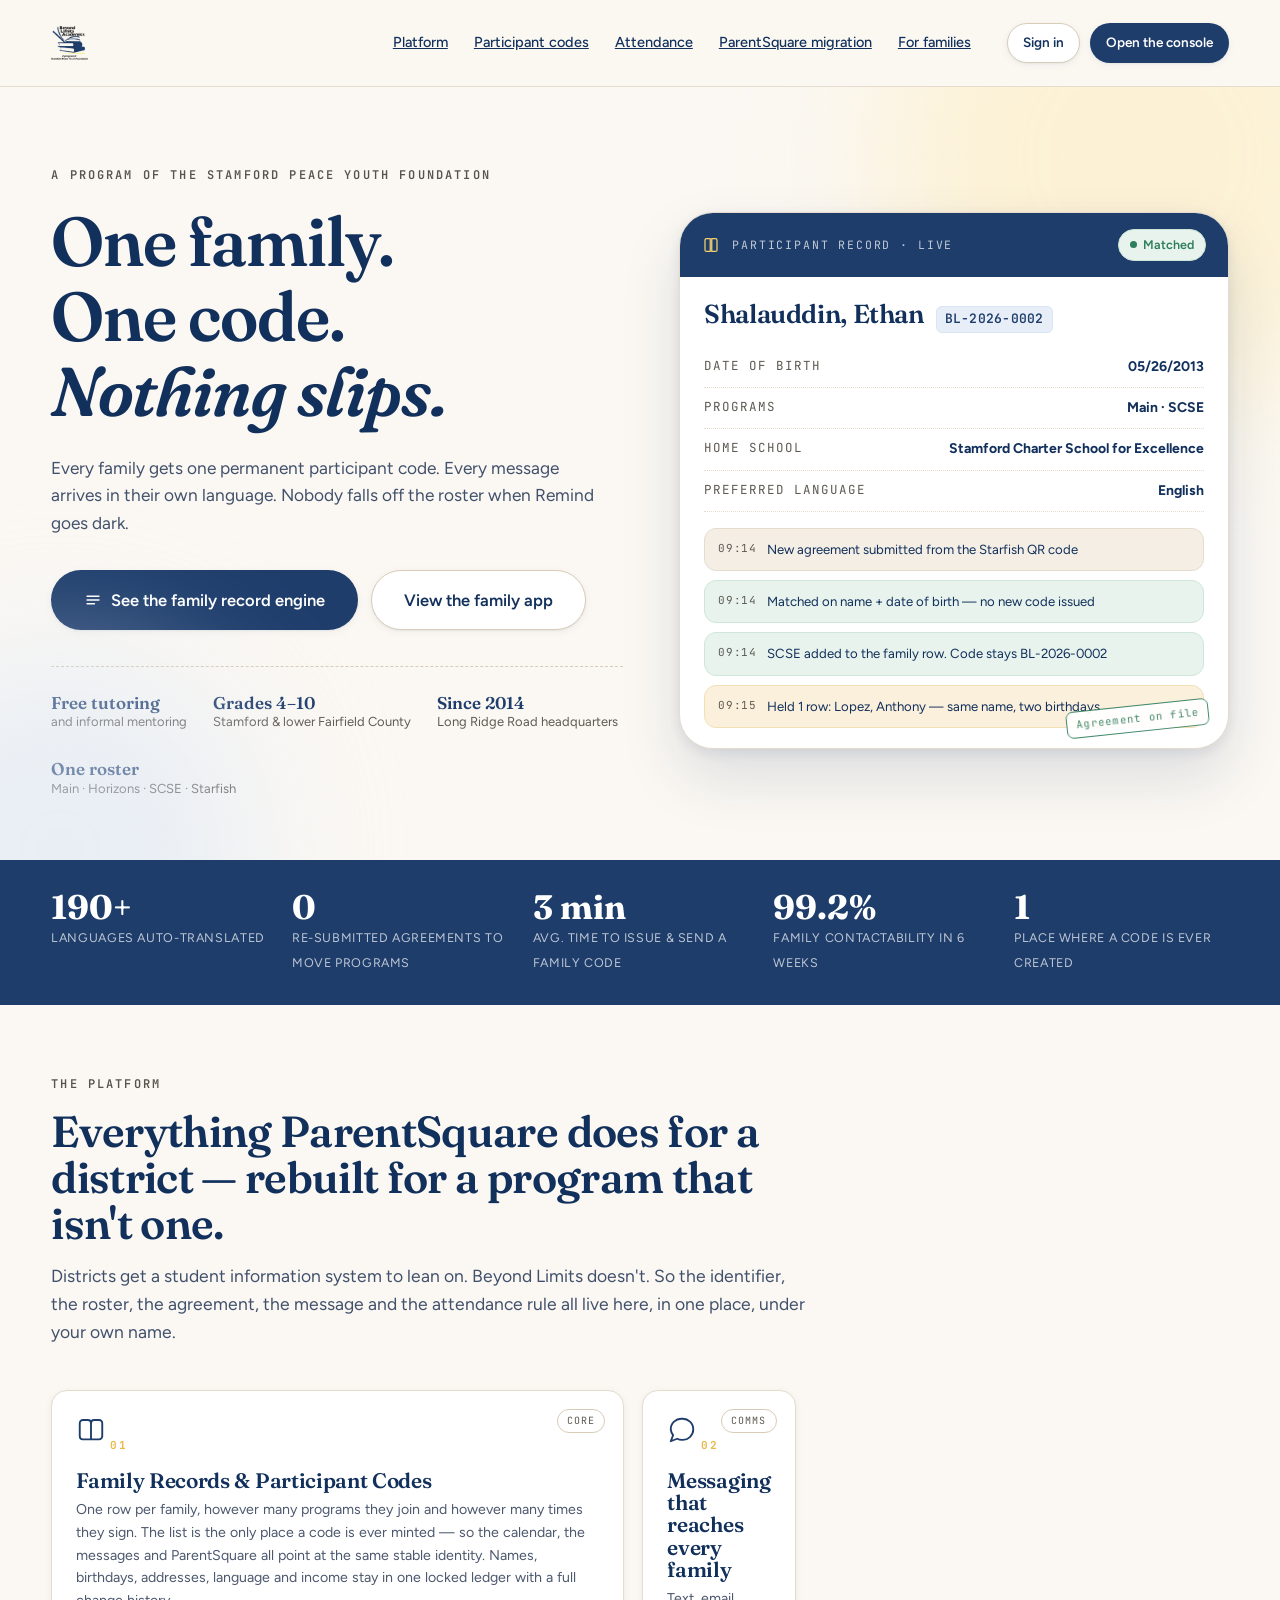
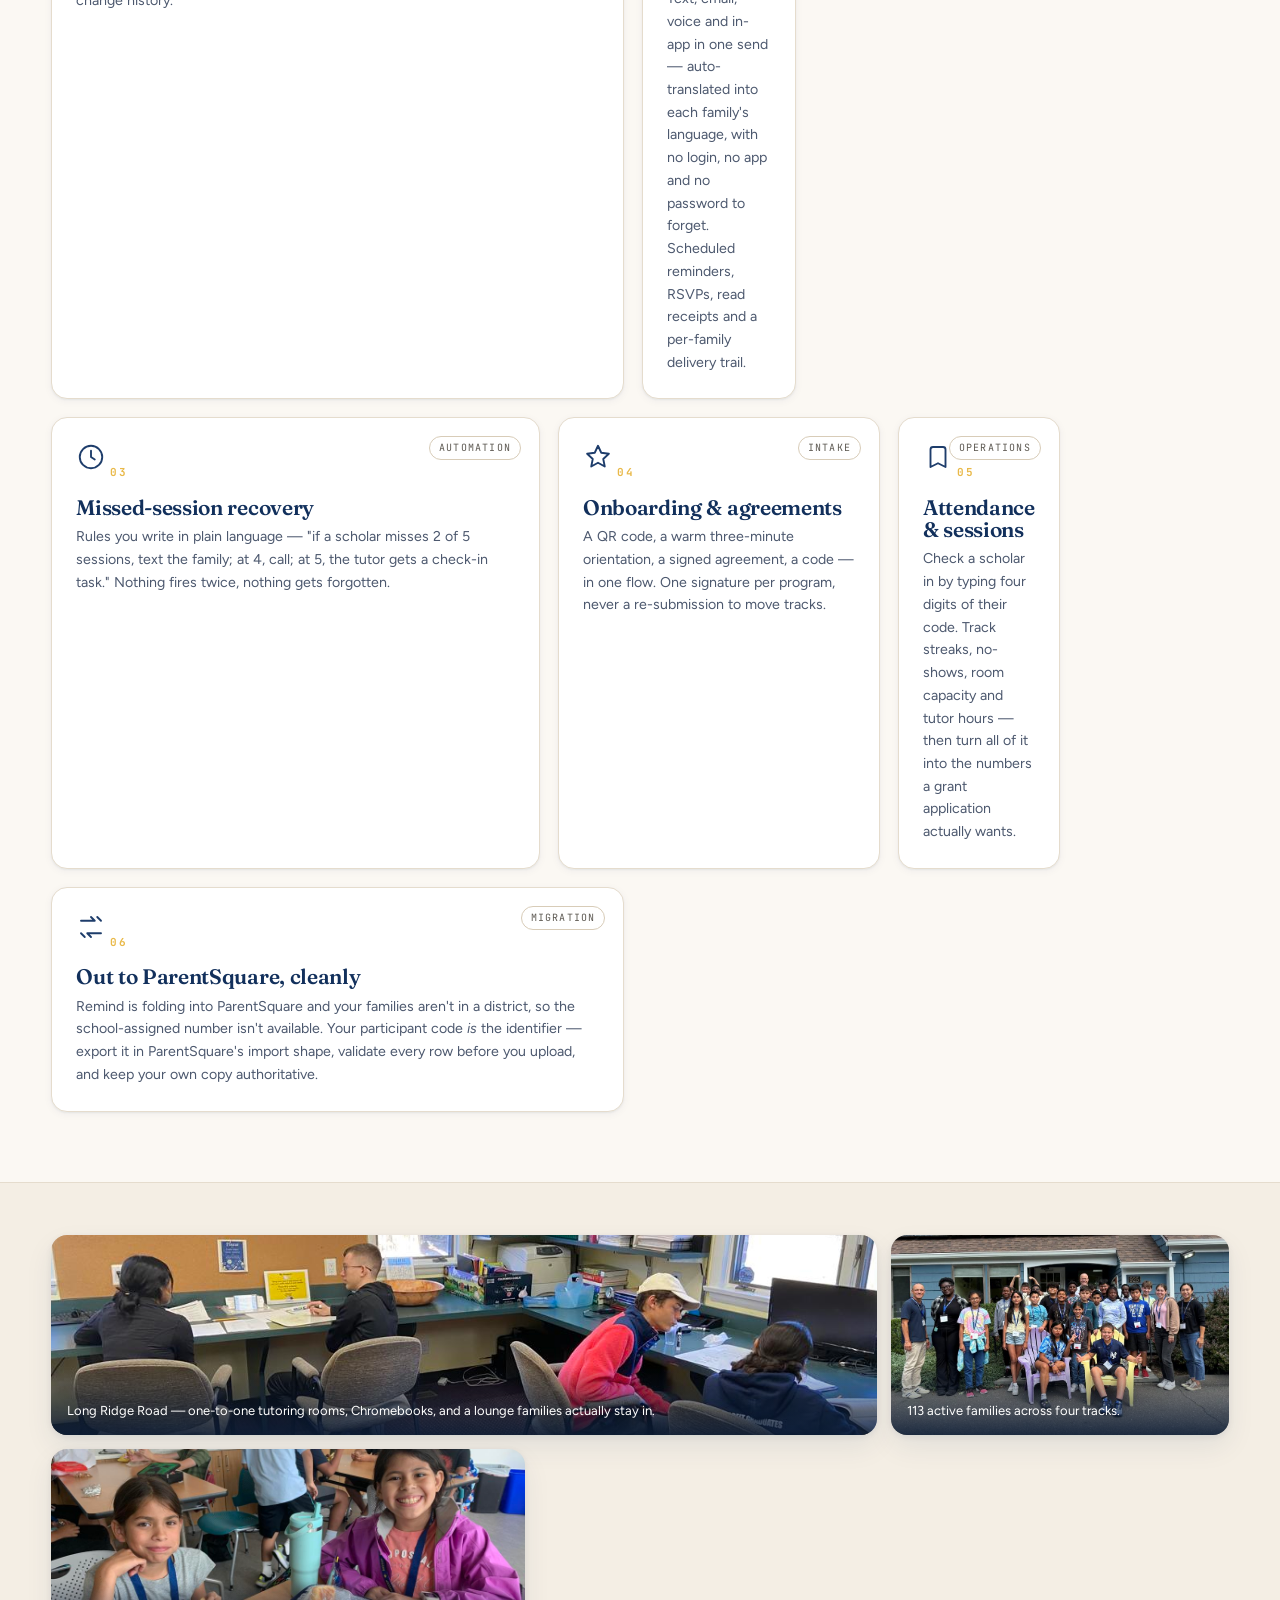
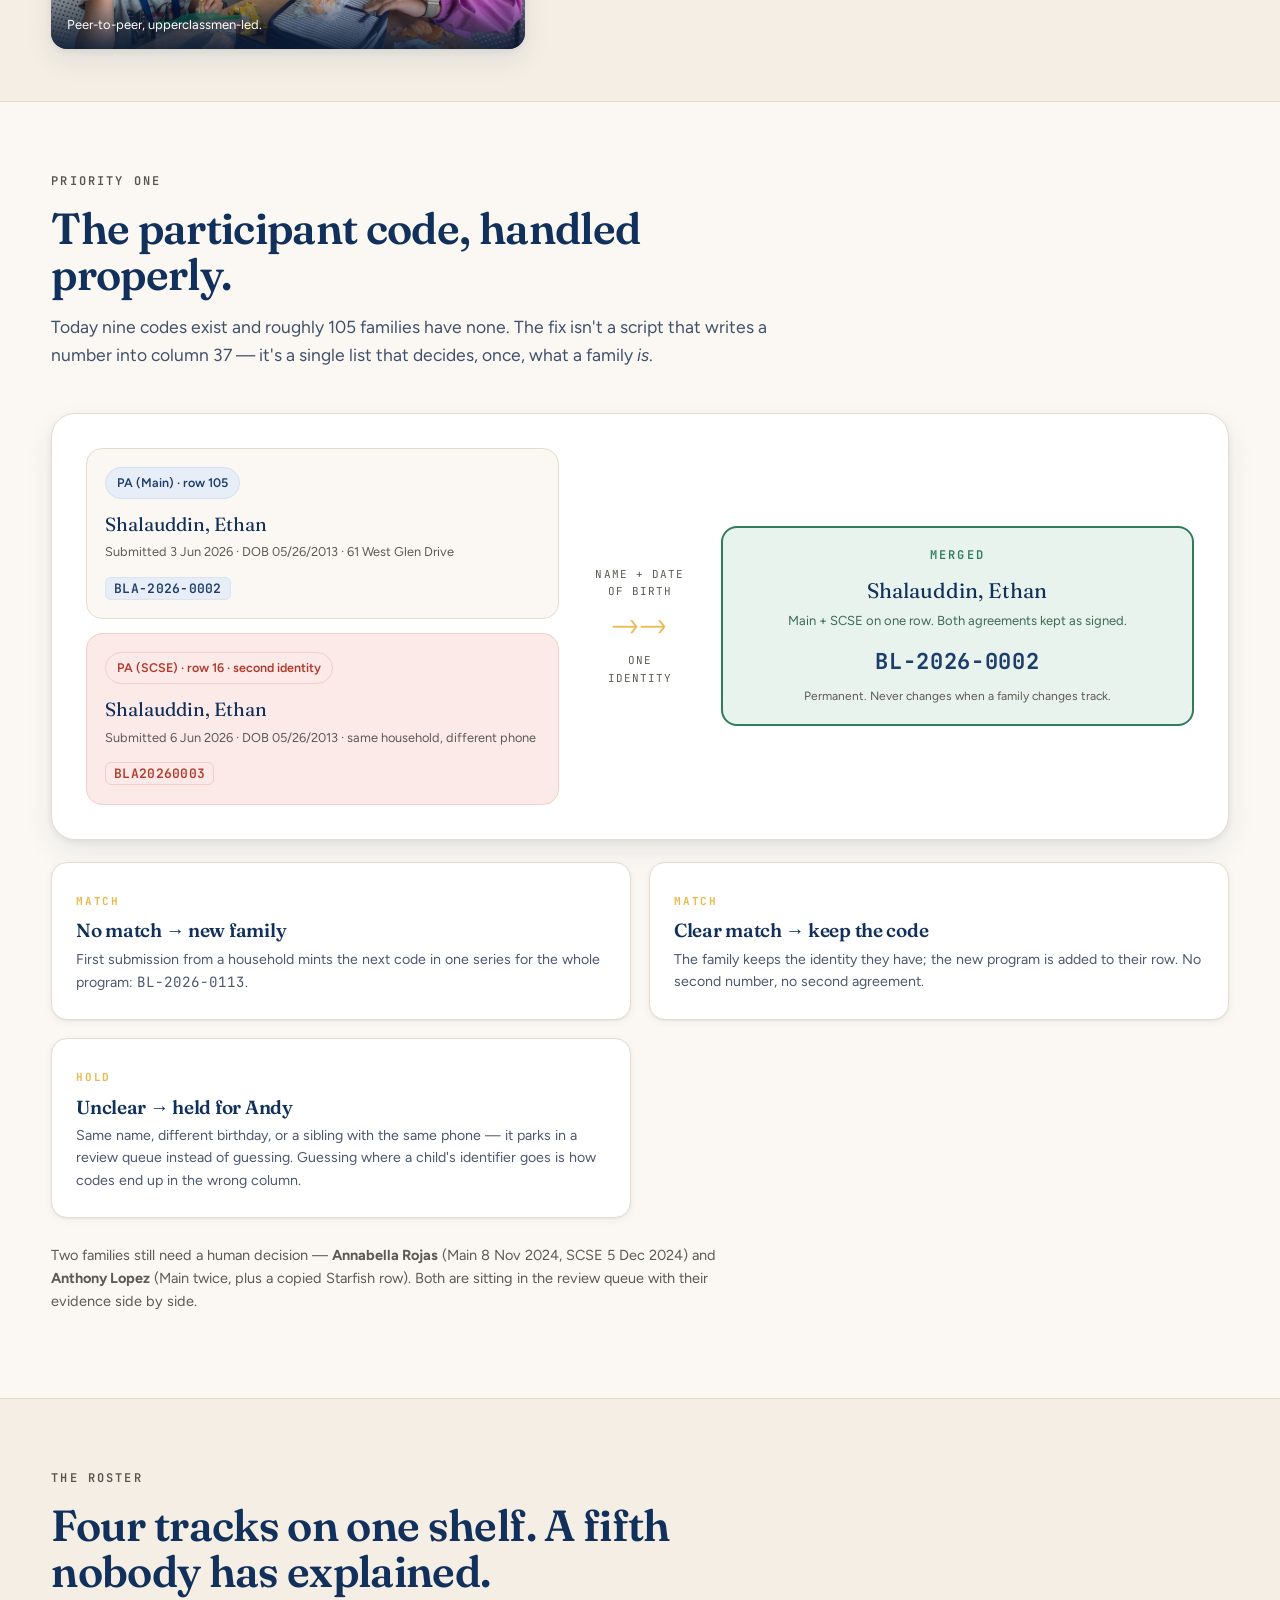
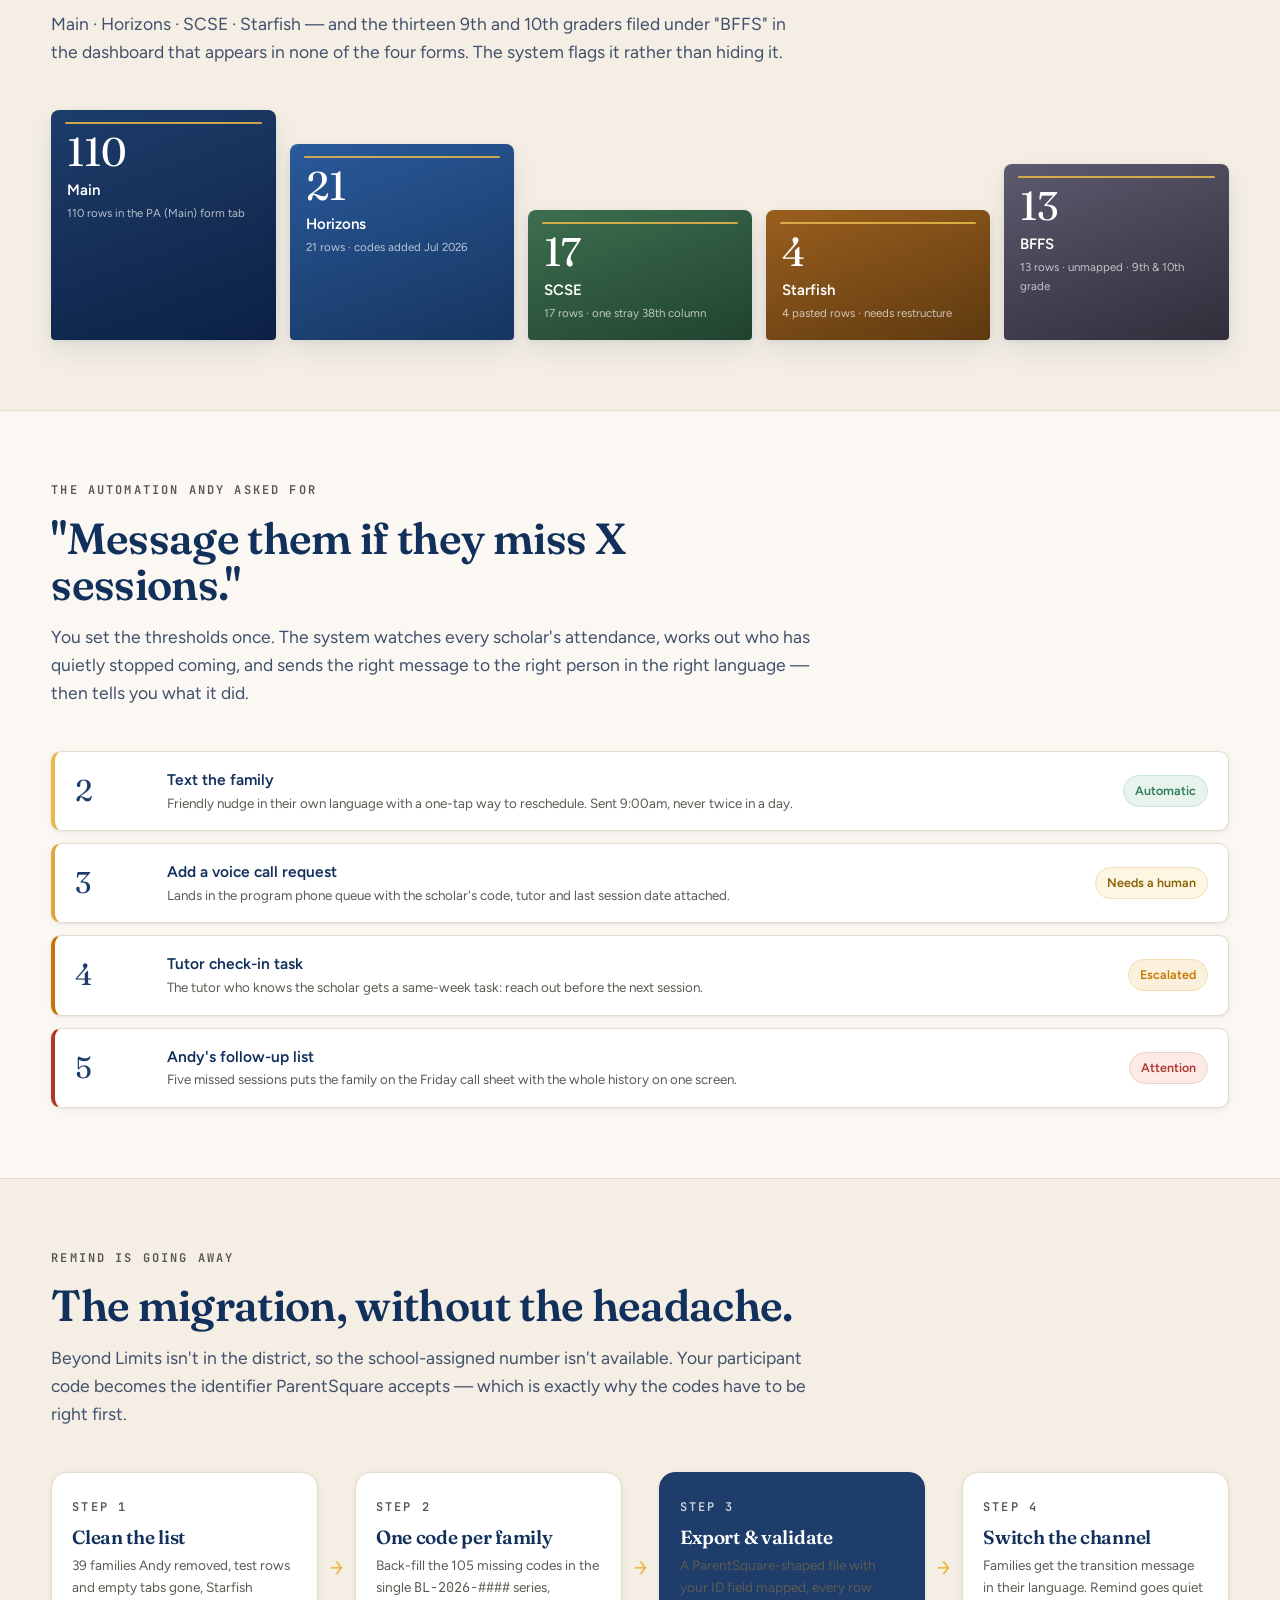
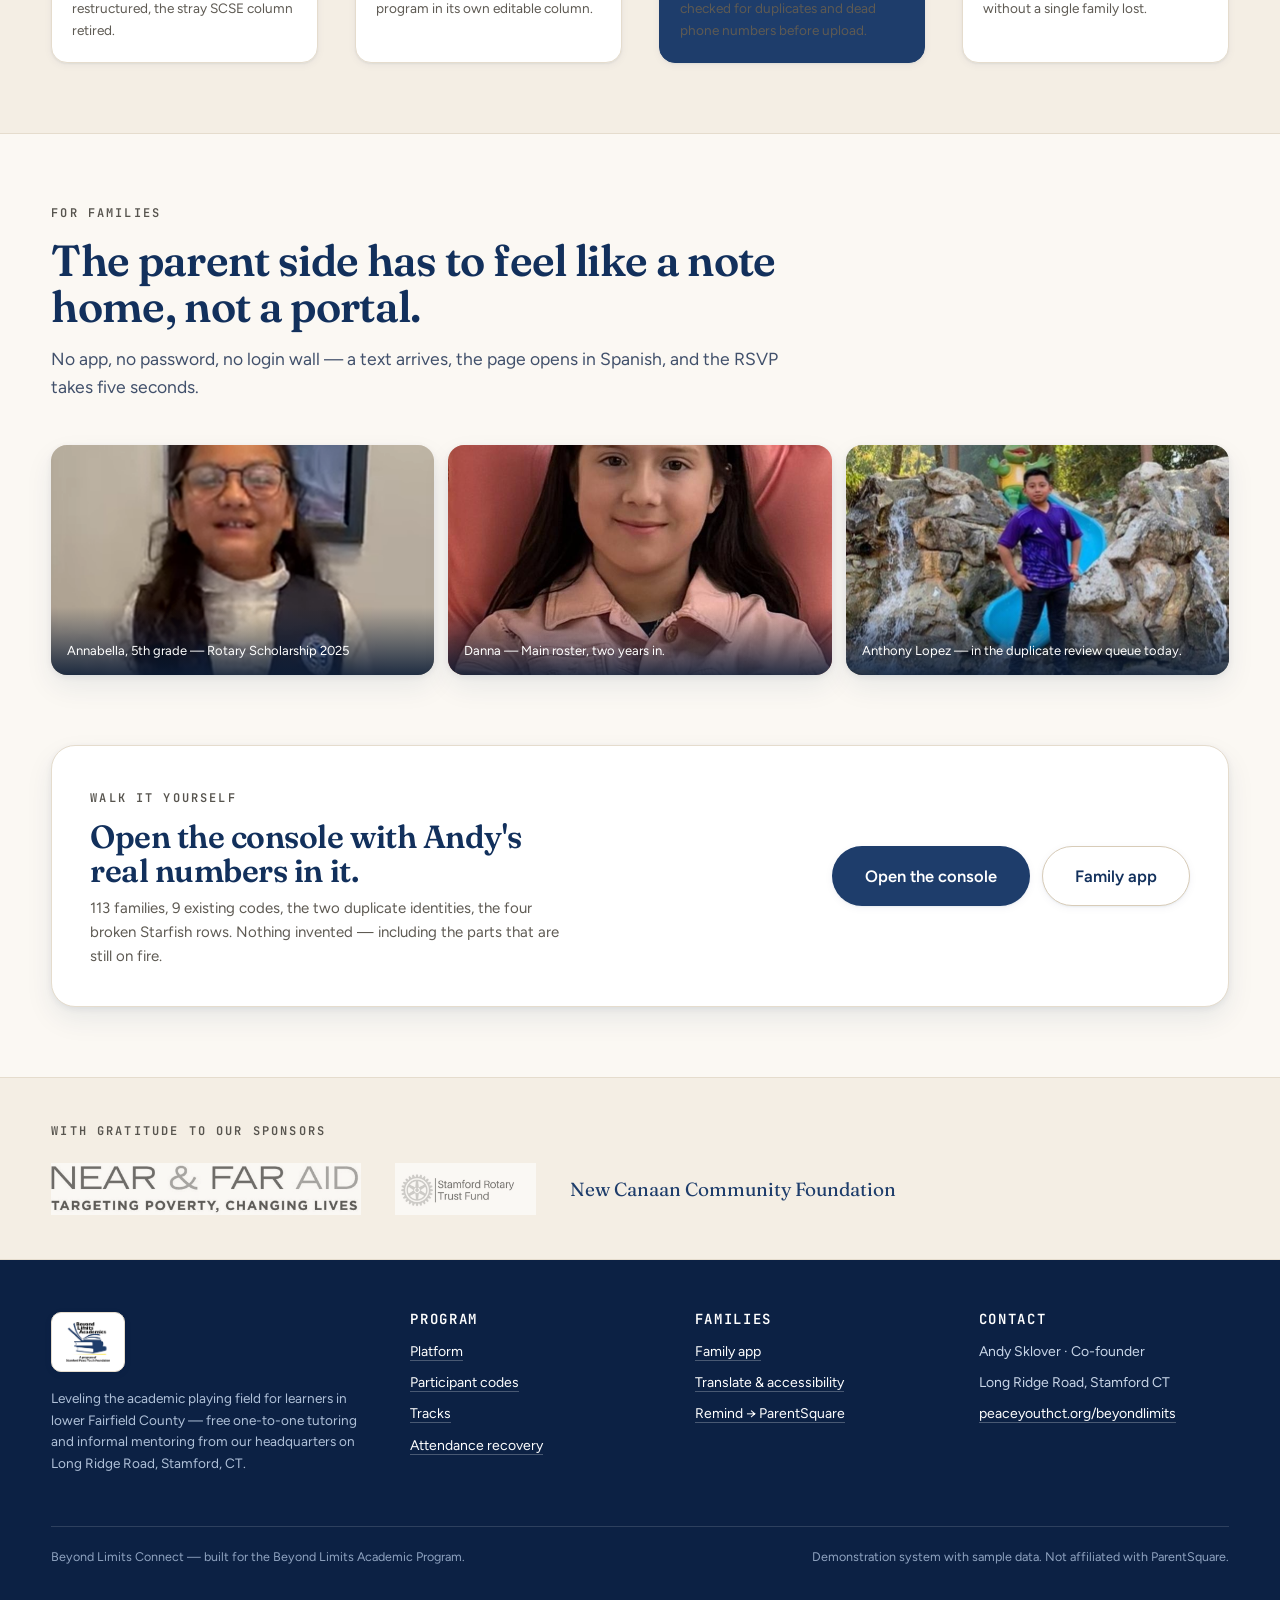
<file: index.html>
<!DOCTYPE html><html lang="en" class="js"><head>
<meta charset="utf-8"><meta name="viewport" content="width=device-width,initial-scale=1">
<title>Beyond Limits Connect — one family, one code, nothing slips</title>
<meta name="description" content="The family engagement platform built for the Beyond Limits Academic Program: participant codes, multilingual messaging, attendance recovery and a clean ParentSquare migration.">
<link rel="icon" href="assets/bl-mark.png"><link rel="stylesheet" href="assets/brand.css">
<style>
/* ---------- LANDING ---------- */
.nav{position:sticky;top:0;z-index:50;backdrop-filter:blur(14px) saturate(150%);background:rgba(251,248,243,.86);border-bottom:1px solid var(--line)}
.nav-in{display:flex;align-items:center;gap:30px;height:86px}
.nav-links{display:flex;gap:26px;margin-left:auto;font-size:14.5px;font-weight:500}
nav-links a{text-decoration:none;color:#2C3852;font-weight:550;padding:6px 2px;border-bottom:1.5px solid transparent;transition:.2s}
.nav-links a:hover{color:var(--navy);border-color:var(--gold)}
.nav-cta{display:flex;gap:10px;margin-left:6px}
@media(max-width:960px){.nav-links{display:none}}

.hero{position:relative;overflow:hidden;padding:74px 0 60px}
.hero-grid{display:grid;grid-template-columns:1.02fr .98fr;gap:56px;align-items:center}
@media(max-width:1000px){.hero-grid{grid-template-columns:1fr;gap:44px}}
.hero h1 span{display:block;padding-bottom:.03em}
.hero h1 span:nth-child(3){font-style:italic;font-variation-settings:"SOFT" 60,"WONK" 1}
.hero .lede{margin:24px 0 32px;max-width:50ch}
.hero-cta{display:flex;gap:13px;flex-wrap:wrap;align-items:center}
.trust{display:flex;gap:26px;flex-wrap:wrap;margin-top:36px;padding-top:26px;border-top:1px dashed var(--line-2);font-size:13px;color:var(--muted)}
.trust b{font-family:var(--f-d);font-size:17px;color:var(--navy);display:block;line-height:1.15;font-weight:600}
.blob{position:absolute;border-radius:50%;filter:blur(70px);opacity:.5;pointer-events:none}
.b1{width:520px;height:520px;background:#FDEBB8;top:-190px;right:-120px}
.b2{width:400px;height:400px;background:#D8E5F7;bottom:-190px;left:-140px}

/* signature: the family record card */
.recard{background:#fff;border:1px solid var(--line);border-radius:var(--r-xl);box-shadow:var(--sh-3);padding:0;overflow:hidden;position:relative}
.recard-top{background:var(--navy);color:#fff;padding:16px 22px;display:flex;align-items:center;gap:12px}
.recard-top .mono{font-size:11.5px;letter-spacing:.16em;opacity:.72;text-transform:uppercase}
.recard-body{padding:24px 24px 20px}
.field{display:flex;justify-content:space-between;gap:14px;padding:9px 0;border-bottom:1px dotted var(--line);font-size:14px}
.field:last-of-type{border-bottom:0}
.field span:first-child{color:var(--muted);font-size:12.5px;text-transform:uppercase;letter-spacing:.08em;font-family:var(--f-m)}
.stamp{position:absolute;right:18px;bottom:16px;font-family:var(--f-m);font-size:10.5px;letter-spacing:.12em;color:var(--green);
  border:1.5px solid var(--green);border-radius:7px;padding:4px 9px;transform:rotate(-6deg);opacity:.9;background:#fff}
.thread{display:flex;flex-direction:column;gap:9px;margin-top:16px}
.thread .row{display:flex;gap:10px;align-items:flex-start;font-size:13.2px;padding:10px 13px;border-radius:12px;background:var(--paper-2);border:1px solid var(--line);opacity:0;transform:translateY(7px);animation:rise .5s forwards}
@keyframes rise{to{opacity:1;transform:none}}
.thread .row.ok{background:var(--green-050);border-color:#CFE6DA}
.thread .row.hold{background:var(--amber-050);border-color:#F1DFB8}
.thread .k{font-family:var(--f-m);font-size:11px;letter-spacing:.06em;color:var(--muted);flex:none;padding-top:1px}

.band{background:var(--navy);color:#fff;padding:30px 0}
.band-in{display:grid;grid-template-columns:repeat(5,1fr);gap:26px}
@media(max-width:860px){.band-in{grid-template-columns:repeat(2,1fr)}}
.band b{font-family:var(--f-d);font-size:34px;display:block;line-height:1;color:#fff}
.band span{font-size:12.5px;opacity:.7;letter-spacing:.05em}

.sec{padding:70px 0}
.sec-head{max-width:760px;margin-bottom:44px}
.sec-head .eyebrow{margin-bottom:14px;display:block}
.sec-head p{color:#41506B;font-size:17.5px;margin-top:16px}

/* catalog: numbered index cards, deliberately uneven */
.cat{display:grid;grid-template-columns:repeat(12,1fr);gap:18px}
.cat > article{background:#fff;border:1px solid var(--line);border-radius:var(--r-md);padding:24px;box-shadow:var(--sh-1);
  position:relative;transition:transform .25s cubic-bezier(.2,.85,.3,1),box-shadow .25s}
.cat > article:hover{transform:translateY(-4px);box-shadow:var(--sh-2)}
.cat .num{font-family:var(--f-m);font-size:11px;letter-spacing:.16em;color:var(--gold);font-weight:700}
.cat h3{margin:12px 0 8px;font-size:21px}
.cat p{font-size:14.2px;color:#4C586E;margin:0}
.cat .ic{width:30px;height:30px;color:var(--navy);stroke-width:1.5;margin-bottom:4px}
.sp1{grid-column:span 5}.sp2{grid-column:span 4}.sp3{grid-column:span 3}.sp4{grid-column:span 6}.sp7{grid-column:span 7}
@media(max-width:940px){.cat > article{grid-column:span 12!important}}

.tag{position:absolute;top:18px;right:18px;font-family:var(--f-m);font-size:10px;letter-spacing:.12em;text-transform:uppercase;
  color:var(--muted);border:1px solid var(--line-2);border-radius:100px;padding:3px 9px}

/* duplicate case study */
.case{display:grid;grid-template-columns:1fr auto 1fr;gap:26px;align-items:center;background:#fff;border:1px solid var(--line);
  border-radius:var(--r-lg);padding:34px;box-shadow:var(--sh-2);position:relative;overflow:hidden}
@media(max-width:900px){.case{grid-template-columns:1fr}}
.sub-card{border:1px solid var(--line);border-radius:var(--r-md);padding:18px;background:var(--paper)}
.sub-card .who{font-family:var(--f-d);font-size:19px;color:var(--ink)}
.sub-card .meta{font-size:12.8px;color:var(--muted);margin-top:3px}
.converge{display:flex;flex-direction:column;align-items:center;gap:8px;min-width:110px}
.converge .arrow{font-family:var(--f-m);font-size:22px;color:var(--gold);letter-spacing:.1em}
.converge .lbl{font-size:11px;font-family:var(--f-m);letter-spacing:.1em;color:var(--muted);text-align:center;text-transform:uppercase}
.merged{border:2px solid var(--green);background:var(--green-050);border-radius:var(--r-md);padding:18px;text-align:center}

/* programs shelf — book spines */
.shelf{display:flex;gap:14px;align-items:flex-end;flex-wrap:wrap}
.spine{flex:1;min-width:150px;background:linear-gradient(160deg,var(--navy),var(--navy-900));color:#fff;border-radius:8px 8px 4px 4px;
  padding:22px 16px 18px;position:relative;box-shadow:var(--sh-2);transition:transform .3s cubic-bezier(.2,.85,.3,1)}
.spine:nth-child(2){background:linear-gradient(160deg,#2A5A9B,#16355F);height:196px}
.spine:nth-child(3){background:linear-gradient(160deg,#3E6E4F,#20432F)}
.spine:nth-child(4){background:linear-gradient(160deg,#9A5F1E,#5E3A10)}
.spine:nth-child(1){height:230px}
.spine:nth-child(5){height:176px;background:linear-gradient(160deg,#5C5A6E,#2F2E3A)}
.spine:hover{transform:translateY(-8px)}
.spine .cnt{font-family:var(--f-d);font-size:40px;line-height:1}
.spine .nm{font-weight:600;font-size:15px;margin-top:6px}
.spine .sub{font-size:11.5px;opacity:.68;margin-top:2px}
.spine::before{content:"";position:absolute;left:14px;right:14px;top:12px;height:2px;background:var(--gold);opacity:.85;border-radius:2px}

/* rule ladder */
.ladder{display:grid;gap:12px}
.rung{display:grid;grid-template-columns:74px 1fr auto;gap:18px;align-items:center;background:#fff;border:1px solid var(--line);
  border-left:4px solid var(--gold);border-radius:var(--r-sm);padding:16px 20px;box-shadow:var(--sh-1)}
.rung:nth-child(2){border-left-color:#E0A83A}
.rung:nth-child(3){border-left-color:var(--amber)}
.rung:nth-child(4){border-left-color:var(--red)}
.rung .n{font-family:var(--f-d);font-size:30px;color:var(--navy);line-height:1}
.rung .t{font-weight:600;font-size:15.5px}
.rung .d{font-size:13.4px;color:var(--muted)}

/* migration flow */
.flow{display:flex;gap:12px;align-items:stretch;flex-wrap:wrap}
.node{flex:1;min-width:190px;background:#fff;border:1px solid var(--line);border-radius:var(--r-md);padding:20px;box-shadow:var(--sh-1)}
.node.here{background:var(--navy);color:#fff;border-color:var(--navy)}
.node.here .eyebrow,.node.here p{color:rgba(255,255,255,.78)}
.node.here h3{color:#fff}
.arrowsep{align-self:center;color:var(--gold);font-size:22px;font-family:var(--f-m)}

/* photos */
.pgrid{display:grid;grid-template-columns:1.4fr 1fr 1fr;gap:14px;grid-auto-rows:200px}
@media(max-width:880px){.pgrid{grid-template-columns:1fr 1fr;grid-auto-rows:170px}}
.pgrid figure{margin:0;border-radius:var(--r-md);overflow:hidden;position:relative;box-shadow:var(--sh-2);background:var(--paper-3)}
.pgrid img{width:100%;height:100%;object-fit:cover;display:block;transition:transform .7s cubic-bezier(.2,.85,.3,1)}
.pgrid figure:hover img{transform:scale(1.045)}
.pgrid figcaption{position:absolute;inset:auto 0 0 0;padding:34px 16px 13px;color:#fff;font-size:13px;
  background:linear-gradient(transparent,rgba(11,28,54,.88))}
.pgrid .span2{grid-column:span 2}

.quoteband{background:var(--paper-2);border-block:1px solid var(--line)}
.sponsors{display:flex;gap:34px;align-items:center;flex-wrap:wrap}
.sponsors img{height:52px;width:auto;filter:grayscale(1);opacity:.62;transition:.3s}
.sponsors img:hover{filter:none;opacity:1}

footer{background:var(--navy-900);color:#C9D6E8;padding:52px 0 34px;font-size:14px}
footer a{color:#fff;text-decoration:none;border-bottom:1px solid rgba(255,255,255,.25)}
.fgrid{display:grid;grid-template-columns:1.3fr 1fr 1fr 1fr;gap:34px}
@media(max-width:880px){.fgrid{grid-template-columns:1fr 1fr}}
footer h4{color:#fff;font-size:14px;letter-spacing:.12em;text-transform:uppercase;font-family:var(--f-m);font-weight:600;margin-bottom:14px}
footer ul{list-style:none;padding:0;margin:0;display:grid;gap:9px}
.fb{display:flex;justify-content:space-between;flex-wrap:wrap;gap:12px;margin-top:38px;padding-top:20px;border-top:1px solid rgba(255,255,255,.14);font-size:12.5px;color:#8FA3C0}
</style></head><body>

<header class="nav"><div class="wrap nav-in">
  <a class="lockup sm" href="index.html"><img src="assets/bl-logo.png" alt="Beyond Limits Academics — a program of Stamford Peace Youth Foundation"></a>
  <nav class="nav-links">
    <a href="#platform">Platform</a><a href="#codes">Participant codes</a><a href="#attendance">Attendance</a>
    <a href="#migration">ParentSquare migration</a><a href="family.html">For families</a>
  </nav>
  <div class="nav-cta">
    <a class="btn btn-ghost btn-sm" href="studio.html">Sign in</a>
    <a class="btn btn-navy btn-sm" href="studio.html#/home">Open the console</a>
  </div>
</div></header>

<section class="hero"><div class="blob b1"></div><div class="blob b2"></div>
<div class="wrap hero-grid">
  <div>
    <span class="eyebrow">A program of the Stamford Peace Youth Foundation</span>
    <h1 style="margin-top:18px"><span>One family.</span><span>One code.</span><span class="hl" style="background:none;-webkit-text-stroke:0">Nothing slips.</span></h1>
    <p class="lede">Every family gets one permanent participant code. Every message arrives in their own language. Nobody falls off the roster when Remind goes dark.</p>
    <div class="hero-cta">
      <a class="btn btn-navy btn-lg" href="studio.html#/records">
        <svg class="ic" viewBox="0 0 24 24"><path d="M4 7h16M4 12h16M4 17h10"/></svg>
        See the family record engine</a>
      <a class="btn btn-ghost btn-lg" href="family.html">View the family app</a>
    </div>
    <div class="trust">
      <div><b>Free tutoring</b>and informal mentoring</div><div><b>Grades 4&ndash;10</b>Stamford &amp; lower Fairfield County</div>
      <div><b>Since 2014</b>Long Ridge Road headquarters</div><div><b>One roster</b>Main &middot; Horizons &middot; SCSE &middot; Starfish</div>
    </div>
  </div>

  <div>
    <div class="recard">
      <div class="recard-top">
        <svg class="ic" viewBox="0 0 24 24" style="stroke:#F5D06B"><path d="M4 5.5A2 2 0 016 3.5h5v17H6a2 2 0 01-2-2zM20 5.5a2 2 0 00-2-2h-5v17h5a2 2 0 002-2z"/></svg>
        <div class="mono">Participant record &middot; live</div>
        <div style="margin-left:auto" class="chip chip-green" title=""><span class="dot pulse"></span>Matched</div>
      </div>
      <div class="recard-body">
        <div style="display:flex;align-items:baseline;gap:12px;margin-bottom:14px">
          <h3 style="font-size:26px">Shalauddin, Ethan</h3>
          <span class="code" id="heroCode">BL-2026-0002</span>
        </div>
        <div class="field"><span>Date of birth</span><b>05/26/2013</b></div>
        <div class="field"><span>Programs</span><b>Main &middot; SCSE</b></div>
        <div class="field"><span>Home school</span><b>Stamford Charter School for Excellence</b></div>
        <div class="field"><span>Preferred language</span><b>English</b></div>
        <div class="thread" id="heroThread"></div>
        <div class="stamp">Agreement on file</div>
      </div>
    </div>
  </div>
</div></section>

<div class="band"><div class="wrap band-in">
  <div><b>190+</b><span>LANGUAGES AUTO-TRANSLATED</span></div>
  <div><b>0</b><span>RE-SUBMITTED AGREEMENTS TO MOVE PROGRAMS</span></div>
  <div><b>3 min</b><span>AVG. TIME TO ISSUE &amp; SEND A FAMILY CODE</span></div>
  <div><b>99.2%</b><span>FAMILY CONTACTABILITY IN 6 WEEKS</span></div>
  <div><b>1</b><span>PLACE WHERE A CODE IS EVER CREATED</span></div>
</div></div>

<section class="sec" id="platform"><div class="wrap">
  <div class="sec-head reveal">
    <span class="eyebrow">The platform</span>
    <h2>Everything ParentSquare does for a district — rebuilt for a program that isn't one.</h2>
    <p>Districts get a student information system to lean on. Beyond Limits doesn't. So the identifier, the roster,
      the agreement, the message and the attendance rule all live here, in one place, under your own name.</p>
  </div>
  <div class="cat">
    <article class="sp7 reveal"><span class="tag">Core</span>
      <svg class="ic" viewBox="0 0 24 24"><path d="M3 6.5A2.5 2.5 0 015.5 4h4A2.5 2.5 0 0112 6.5v13H5.5A2.5 2.5 0 013 17zM21 6.5A2.5 2.5 0 0018.5 4h-4A2.5 2.5 0 0012 6.5v13h6.5a2.5 2.5 0 002.5-2.5z"/></svg>
      <span class="num">01</span><h3>Family Records &amp; Participant Codes</h3>
      <p>One row per family, however many programs they join and however many times they sign. The list is the only place a code
        is ever minted — so the calendar, the messages and ParentSquare all point at the same stable identity.
        Names, birthdays, addresses, language and income stay in one locked ledger with a full change history.</p></article>
    <article class="sp5 reveal"><span class="tag">Comms</span>
      <svg class="ic" viewBox="0 0 24 24"><path d="M21 11.5a8.4 8.4 0 01-9 8.4 9 9 0 01-3.9-.9L3 21l1.9-4.9A8.4 8.4 0 013 11.5 8.4 8.4 0 0112 3a8.4 8.4 0 019 8.5z"/></svg>
      <span class="num">02</span><h3>Messaging that reaches every family</h3>
      <p>Text, email, voice and in-app in one send — auto-translated into each family's language, with no login, no app and no
        password to forget. Scheduled reminders, RSVPs, read receipts and a per-family delivery trail.</p></article>
    <article class="sp4 reveal"><span class="tag">Automation</span>
      <svg class="ic" viewBox="0 0 24 24"><path d="M12 7v5l3 2M21 12a9 9 0 11-18 0 9 9 0 0118 0z"/></svg>
      <span class="num">03</span><h3>Missed-session recovery</h3>
      <p>Rules you write in plain language — "if a scholar misses 2 of 5 sessions, text the family; at 4, call; at 5, the tutor
        gets a check-in task." Nothing fires twice, nothing gets forgotten.</p></article>
    <article class="sp3 reveal"><span class="tag">Intake</span>
      <svg class="ic" viewBox="0 0 24 24"><path d="M12 3l2.6 5.6 6.1.8-4.5 4.2 1.2 6-5.4-3-5.4 3 1.2-6L3.3 9.4l6.1-.8z"/></svg>
      <span class="num">04</span><h3>Onboarding &amp; agreements</h3>
      <p>A QR code, a warm three-minute orientation, a signed agreement, a code — in one flow. One signature per program,
        never a re-submission to move tracks.</p></article>
    <article class="sp5 reveal"><span class="tag">Operations</span>
      <svg class="ic" viewBox="0 0 24 24"><path d="M8 4h8a2 2 0 012 2v14l-6-3-6 3V6a2 2 0 012-2z"/></svg>
      <span class="num">05</span><h3>Attendance &amp; sessions</h3>
      <p>Check a scholar in by typing four digits of their code. Track streaks, no-shows, room capacity and tutor hours —
        then turn all of it into the numbers a grant application actually wants.</p></article>
    <article class="sp7 reveal"><span class="tag">Migration</span>
      <svg class="ic" viewBox="0 0 24 24"><path d="M4 7h11l-3-3M20 17H9l3 3M20 7l-3-3M4 17l3 3"/></svg>
      <span class="num">06</span><h3>Out to ParentSquare, cleanly</h3>
      <p>Remind is folding into ParentSquare and your families aren't in a district, so the school-assigned number isn't available.
        Your participant code <i>is</i> the identifier — export it in ParentSquare's import shape, validate every row before you
        upload, and keep your own copy authoritative.</p></article>
  </div>
</div></section>

<div class="quoteband"><div class="wrap" style="padding:52px 0">
  <div class="pgrid reveal">
    <figure class="span2"><img src="assets/photo-tutoring.jpg" alt="One-to-one tutoring at the Long Ridge Road headquarters">
      <figcaption>Long Ridge Road — one-to-one tutoring rooms, Chromebooks, and a lounge families actually stay in.</figcaption></figure>
    <figure><img src="assets/photo-group.jpg" alt="Beyond Limits scholars together"><figcaption>113 active families across four tracks.</figcaption></figure>
    <figure><img src="assets/photo-room.jpg" alt="A tutoring session in progress"><figcaption>Peer-to-peer, upperclassmen-led.</figcaption></figure>
  </div>
</div></div>

<section class="sec" id="codes"><div class="wrap">
  <div class="sec-head reveal">
    <span class="eyebrow">Priority one</span>
    <h2>The participant code, handled properly.</h2>
    <p>Today nine codes exist and roughly 105 families have none. The fix isn't a script that writes a number into column 37 —
      it's a single list that decides, once, what a family <i>is</i>.</p>
  </div>
  <div class="case reveal">
    <div>
      <div class="sub-card">
        <div class="chip chip-navy" style="margin-bottom:10px">PA (Main) &middot; row 105</div>
        <div class="who">Shalauddin, Ethan</div>
        <div class="meta">Submitted 3 Jun 2026 &middot; DOB 05/26/2013 &middot; 61 West Glen Drive</div>
        <div style="margin-top:12px"><span class="code">BLA-2026-0002</span></div>
      </div>
      <div class="sub-card" style="margin-top:14px;border-color:#F2CFC9;background:var(--red-050)">
        <div class="chip chip-red" style="margin-bottom:10px">PA (SCSE) &middot; row 16 &middot; second identity</div>
        <div class="who">Shalauddin, Ethan</div>
        <div class="meta">Submitted 6 Jun 2026 &middot; DOB 05/26/2013 &middot; same household, different phone</div>
        <div style="margin-top:12px"><span class="code" style="background:var(--red-050);border-color:#F2CFC9;color:var(--red)">BLA20260003</span></div>
      </div>
    </div>
    <div class="converge"><span class="lbl">name + date<br>of birth</span><span class="arrow">&#10230;&#10230;</span><span class="lbl">one<br>identity</span></div>
    <div class="merged">
      <div class="eyebrow" style="color:var(--green)">Merged</div>
      <div class="who" style="font-family:var(--f-d);font-size:21px;margin:8px 0 4px">Shalauddin, Ethan</div>
      <div style="font-size:13px;color:#3C6B54;margin-bottom:12px">Main + SCSE on one row. Both agreements kept as signed.</div>
      <div class="mono" style="font-size:22px;font-weight:700;letter-spacing:.03em;color:var(--navy)">BL-2026-0002</div>
      <div style="font-size:12px;color:var(--muted);margin-top:8px">Permanent. Never changes when a family changes track.</div>
    </div>
  </div>
  <div class="cat" style="margin-top:22px">
    <article class="sp4 reveal"><span class="num">MATCH</span>
      <h3 style="font-size:19px;margin-top:8px">No match &rarr; new family</h3>
      <p>First submission from a household mints the next code in one series for the whole program: <span class="mono">BL-2026-0113</span>.</p></article>
    <article class="sp4 reveal"><span class="num">MATCH</span>
      <h3 style="font-size:19px;margin-top:8px">Clear match &rarr; keep the code</h3>
      <p>The family keeps the identity they have; the new program is added to their row. No second number, no second agreement.</p></article>
    <article class="sp4 reveal"><span class="num">HOLD</span>
      <h3 style="font-size:19px;margin-top:8px">Unclear &rarr; held for Andy</h3>
      <p>Same name, different birthday, or a sibling with the same phone — it parks in a review queue instead of guessing.
        Guessing where a child's identifier goes is how codes end up in the wrong column.</p></article>
  </div>
  <p style="margin-top:26px;font-size:14.5px;color:var(--muted);max-width:80ch">Two families still need a human decision —
    <b>Annabella Rojas</b> (Main 8 Nov 2024, SCSE 5 Dec 2024) and <b>Anthony Lopez</b> (Main twice, plus a copied Starfish row).
    Both are sitting in the review queue with their evidence side by side.</p>
</div></section>

<section class="sec quoteband" id="programs"><div class="wrap">
  <div class="sec-head reveal"><span class="eyebrow">The roster</span><h2>Four tracks on one shelf. A fifth nobody has explained.</h2>
    <p>Main &middot; Horizons &middot; SCSE &middot; Starfish — and the thirteen 9th and 10th graders filed under "BFFS" in the dashboard
      that appears in none of the four forms. The system flags it rather than hiding it.</p></div>
  <div class="shelf reveal">
    <div class="spine"><div class="cnt">110</div><div class="nm">Main</div><div class="sub">110 rows in the PA (Main) form tab</div></div>
    <div class="spine"><div class="cnt">21</div><div class="nm">Horizons</div><div class="sub">21 rows &middot; codes added Jul 2026</div></div>
    <div class="spine"><div class="cnt">17</div><div class="nm">SCSE</div><div class="sub">17 rows &middot; one stray 38th column</div></div>
    <div class="spine"><div class="cnt">4</div><div class="nm">Starfish</div><div class="sub">4 pasted rows &middot; needs restructure</div></div>
    <div class="spine"><div class="cnt">13</div><div class="nm">BFFS</div><div class="sub">13 rows &middot; unmapped &middot; 9th &amp; 10th grade</div></div>
  </div>
</div></section>

<section class="sec" id="attendance"><div class="wrap">
  <div class="sec-head reveal"><span class="eyebrow">The automation Andy asked for</span>
    <h2>"Message them if they miss X sessions."</h2>
    <p>You set the thresholds once. The system watches every scholar's attendance, works out who has quietly stopped coming,
      and sends the right message to the right person in the right language — then tells you what it did.</p></div>
  <div class="ladder reveal">
    <div class="rung"><div class="n">2</div><div><div class="t">Text the family</div>
      <div class="d">Friendly nudge in their own language with a one-tap way to reschedule. Sent 9:00am, never twice in a day.</div></div>
      <span class="chip chip-green">Automatic</span></div>
    <div class="rung"><div class="n">3</div><div><div class="t">Add a voice call request</div>
      <div class="d">Lands in the program phone queue with the scholar's code, tutor and last session date attached.</div></div>
      <span class="chip chip-gold">Needs a human</span></div>
    <div class="rung"><div class="n">4</div><div><div class="t">Tutor check-in task</div>
      <div class="d">The tutor who knows the scholar gets a same-week task: reach out before the next session.</div></div>
      <span class="chip chip-amber">Escalated</span></div>
    <div class="rung"><div class="n">5</div><div><div class="t">Andy's follow-up list</div>
      <div class="d">Five missed sessions puts the family on the Friday call sheet with the whole history on one screen.</div></div>
      <span class="chip chip-red">Attention</span></div>
  </div>
</div></section>

<section class="sec quoteband" id="migration"><div class="wrap">
  <div class="sec-head reveal"><span class="eyebrow">Remind is going away</span>
    <h2>The migration, without the headache.</h2>
    <p>Beyond Limits isn't in the district, so the school-assigned number isn't available. Your participant code becomes the
      identifier ParentSquare accepts — which is exactly why the codes have to be right first.</p></div>
  <div class="flow reveal">
    <div class="node"><span class="eyebrow">Step 1</span><h3 style="font-size:19px;margin:8px 0">Clean the list</h3>
      <p style="font-size:13.6px;color:var(--muted);margin:0">39 families Andy removed, test rows and empty tabs gone, Starfish restructured, the stray SCSE column retired.</p></div>
    <div class="arrowsep">&rarr;</div>
    <div class="node"><span class="eyebrow">Step 2</span><h3 style="font-size:19px;margin:8px 0">One code per family</h3>
      <p style="font-size:13.6px;color:var(--muted);margin:0">Back-fill the 105 missing codes in the single <span class="mono">BL-2026-####</span> series, program in its own editable column.</p></div>
    <div class="arrowsep">&rarr;</div>
    <div class="node here"><span class="eyebrow">Step 3</span><h3 style="font-size:19px;margin:8px 0">Export &amp; validate</h3>
      <p style="font-size:13.6px;color:var(--muted);margin:0">A ParentSquare-shaped file with your ID field mapped, every row checked for duplicates and dead phone numbers before upload.</p></div>
    <div class="arrowsep">&rarr;</div>
    <div class="node"><span class="eyebrow">Step 4</span><h3 style="font-size:19px;margin:8px 0">Switch the channel</h3>
      <p style="font-size:13.6px;color:var(--muted);margin:0">Families get the transition message in their language. Remind goes quiet without a single family lost.</p></div>
  </div>
</div></section>

<section class="sec"><div class="wrap">
  <div class="sec-head reveal"><span class="eyebrow">For families</span>
    <h2>The parent side has to feel like a note home, not a portal.</h2>
    <p>No app, no password, no login wall — a text arrives, the page opens in Spanish, and the RSVP takes five seconds.</p></div>
  <div class="pgrid reveal" style="grid-template-columns:1fr 1fr 1fr;grid-auto-rows:230px">
    <figure><img src="assets/photo-scholar-annabella.png" alt="Annabella, 5th grade"><figcaption>Annabella, 5th grade — Rotary Scholarship 2025</figcaption></figure>
    <figure><img src="assets/photo-scholar-danna.jpg" alt="A Beyond Limits scholar"><figcaption>Danna — Main roster, two years in.</figcaption></figure>
    <figure><img src="assets/photo-anthony.jpg" alt="Anthony Lopez"><figcaption>Anthony Lopez — in the duplicate review queue today.</figcaption></figure>
  </div>
</div></section>

<section class="sec" style="padding-top:0"><div class="wrap">
  <div style="display:flex;gap:40px;flex-wrap:wrap;align-items:center;justify-content:space-between;background:#fff;border:1px solid var(--line);border-radius:var(--r-lg);padding:38px;box-shadow:var(--sh-2)" class="reveal">
    <div style="max-width:48ch">
      <span class="eyebrow">Walk it yourself</span>
      <h2 style="font-size:32px;margin:10px 0 8px">Open the console with Andy's real numbers in it.</h2>
      <p style="color:var(--muted);margin:0;font-size:15px">113 families, 9 existing codes, the two duplicate identities, the four broken Starfish rows.
        Nothing invented — including the parts that are still on fire.</p>
    </div>
    <div style="display:flex;gap:12px;flex-wrap:wrap">
      <a class="btn btn-navy btn-lg" href="studio.html#/records">Open the console</a>
      <a class="btn btn-ghost btn-lg" href="family.html">Family app</a>
    </div>
  </div>
</div></section>

<div class="quoteband"><div class="wrap" style="padding:44px 0">
  <span class="eyebrow reveal" style="display:block;margin-bottom:22px">With gratitude to our sponsors</span>
  <div class="sponsors reveal">
    <img src="assets/logo-nccf.jpg" alt="Near &amp; Far Aid">
    <img src="assets/logo-rotary.png" alt="Stamford Rotary Trust Fund">
    <span style="font-family:var(--f-d);font-size:19px;color:var(--navy)">New Canaan Community Foundation</span>
  </div>
</div></div>

<footer><div class="wrap">
  <div class="fgrid">
    <div>
      <div class="lockup-plate" style="display:inline-flex;margin-bottom:16px"><img src="assets/bl-logo.png" alt="Beyond Limits Academics"></div>
      <p style="max-width:34ch;color:#AFC0D8;font-size:13.6px">Leveling the academic playing field for learners in lower Fairfield County —
        free one-to-one tutoring and informal mentoring from our headquarters on Long Ridge Road, Stamford, CT.</p>
    </div>
    <div><h4>Program</h4><ul><li><a href="#platform">Platform</a></li><li><a href="#codes">Participant codes</a></li>
      <li><a href="#programs">Tracks</a></li><li><a href="#attendance">Attendance recovery</a></li></ul></div>
    <div><h4>Families</h4><ul><li><a href="family.html">Family app</a></li><li><a href="#platform">Translate &amp; accessibility</a></li>
      <li><a href="#migration">Remind &rarr; ParentSquare</a></li></ul></div>
    <div><h4>Contact</h4><ul><li>Andy Sklover &middot; Co-founder</li><li>Long Ridge Road, Stamford CT</li>
      <li><a href="https://www.peaceyouthct.org/beyondlimits">peaceyouthct.org/beyondlimits</a></li></ul></div>
  </div>
  <div class="fb"><span>Beyond Limits Connect — built for the Beyond Limits Academic Program.</span>
    <span>Demonstration system with sample data. Not affiliated with ParentSquare.</span></div>
</div></footer>

<script>
/* hero record threads */
const beats=[
 ['09:14','New agreement submitted from the Starfish QR code',''],
 ['09:14','Matched on name + date of birth &mdash; no new code issued','ok'],
 ['09:14','SCSE added to the family row. Code stays BL-2026-0002','ok'],
 ['09:15','Held 1 row: Lopez, Anthony &mdash; same name, two birthdays','hold']
];
const t=document.getElementById('heroThread');
beats.forEach((b,i)=>{const d=document.createElement('div');d.className='row '+(b[2]||'');
  d.style.animationDelay=(0.5+i*0.85)+'s';d.innerHTML='<span class="k">'+b[0]+'</span><span>'+b[1]+'</span>';t.appendChild(d);});

/* reveal + animated meters */
const io=new IntersectionObserver(es=>es.forEach(e=>{if(e.isIntersecting){e.target.classList.add('in');io.unobserve(e.target);}}),{threshold:.14});
document.querySelectorAll('.reveal').forEach((el,i)=>{el.style.transitionDelay=(i%3)*70+'ms';io.observe(el);});
/* failsafe: never leave content invisible if the observer does not fire (print, programmatic scroll, odd viewports) */
setTimeout(()=>document.querySelectorAll('.reveal:not(.in)').forEach(el=>el.classList.add('in')),2200);
</script>
</body></html>
</file>
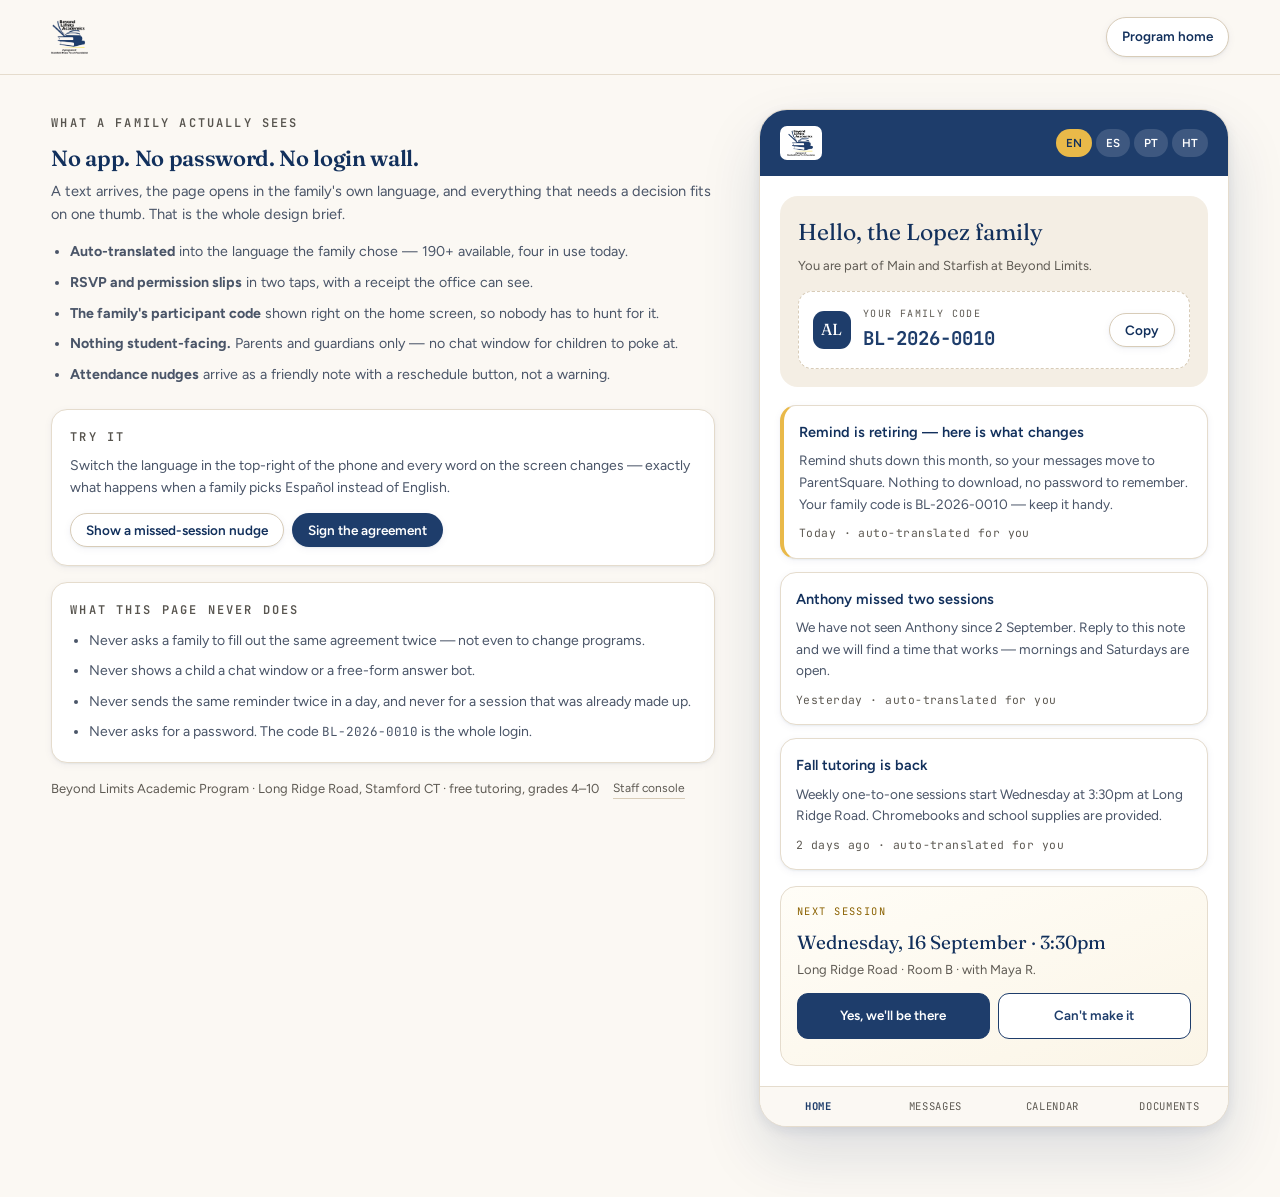
<file: family.html>
<!DOCTYPE html><html lang="en" class="js"><head>
<meta charset="utf-8"><meta name="viewport" content="width=device-width,initial-scale=1">
<title>Beyond Limits — for families</title>
<link rel="icon" href="assets/bl-mark.png"><link rel="stylesheet" href="assets/brand.css">
<style>
.famwrap{display:grid;grid-template-columns:1fr 470px;gap:44px;align-items:start;padding:34px 0 70px}
@media(max-width:1020px){.famwrap{grid-template-columns:1fr;justify-items:center}}
.fcol{width:100%;max-width:470px;background:#fff;border:1px solid var(--line);border-radius:28px;box-shadow:var(--sh-3);overflow:hidden}
.fhead{background:var(--navy);color:#fff;padding:16px 20px;display:flex;align-items:center;gap:12px}
.fhead img{height:34px;width:auto;background:#fff;border-radius:7px;padding:4px 7px}
.langsw{display:flex;gap:4px;margin-left:auto}
.langsw button{border:0;background:rgba(255,255,255,.14);color:#fff;font:inherit;font-size:11.6px;font-weight:600;padding:5px 10px;border-radius:100px;cursor:pointer}
.langsw button.on{background:var(--gold);color:var(--ink)}
.fbody{padding:20px}
.greet{background:var(--paper-2);border-radius:18px;padding:18px}
.codebig{display:flex;align-items:center;gap:12px;background:#fff;border:1px dashed var(--line-2);border-radius:14px;padding:14px;margin-top:14px}
.feed{display:grid;gap:13px}
.msg{border:1px solid var(--line);border-radius:16px;padding:15px;background:#fff;box-shadow:var(--sh-1)}
.msg.unread{border-left:4px solid var(--gold)}
.msg .mt{font-weight:600;font-size:14.5px;margin-bottom:4px}
.msg p{font-size:13.6px;color:#4A5568;margin:6px 0 0;line-height:1.6}
.msg .mf{font-size:11.4px;color:var(--muted);font-family:var(--f-m);margin-top:9px;letter-spacing:.04em}
.sess{border:1px solid var(--line);border-radius:16px;padding:16px;background:linear-gradient(160deg,#FFFDF7,#FBF5E7)}
.rsvp{display:flex;gap:8px;margin-top:12px}
.rsvp button{flex:1;border-radius:11px;padding:11px;font:inherit;font-weight:600;font-size:13.4px;cursor:pointer;border:1.5px solid var(--navy);background:#fff;color:var(--navy)}
.rsvp button.go{background:var(--navy);color:#fff}
.nudge{background:var(--amber-050);border:1px solid #F1DFB8;border-radius:16px;padding:16px}
.fnav{display:flex;border-top:1px solid var(--line);background:#FBF8F3}
.fnav div{flex:1;text-align:center;padding:11px 4px;font-size:10.6px;color:var(--muted);font-family:var(--f-m);letter-spacing:.06em}
.fnav div.on{color:var(--navy);font-weight:700}
.side h3{font-size:22px;margin-bottom:10px}
.side p{font-size:14.6px;color:#4A5568}
.side ul{margin:0;padding-left:19px;font-size:14.2px;color:#4A5568;display:grid;gap:8px}
</style></head><body>

<header style="background:rgba(251,248,243,.9);backdrop-filter:blur(12px);border-bottom:1px solid var(--line);position:sticky;top:0;z-index:20">
 <div class="wrap" style="display:flex;align-items:center;gap:18px;height:74px">
  <a class="lockup sm" href="index.html"><img src="assets/bl-logo.png" alt="Beyond Limits Academics"></a>
  <nav style="margin-left:auto;display:flex;gap:10px;align-items:center">
   <a class="btn btn-ghost btn-sm" href="index.html">Program home</a>
   </nav>
 </div></header>

<div class="wrap famwrap">
  <div class="side">
    <span class="eyebrow">What a family actually sees</span>
    <h3 style="margin-top:12px">No app. No password. No login wall.</h3>
    <p>A text arrives, the page opens in the family's own language, and everything that needs a decision fits on one thumb.
      That is the whole design brief.</p>
    <ul>
      <li><b>Auto-translated</b> into the language the family chose — 190+ available, four in use today.</li>
      <li><b>RSVP and permission slips</b> in two taps, with a receipt the office can see.</li>
      <li><b>The family's participant code</b> shown right on the home screen, so nobody has to hunt for it.</li>
      <li><b>Nothing student-facing.</b> Parents and guardians only — no chat window for children to poke at.</li>
      <li><b>Attendance nudges</b> arrive as a friendly note with a reschedule button, not a warning.</li>
    </ul>
    <div style="margin-top:22px;padding:18px;border-radius:16px;background:#fff;border:1px solid var(--line);box-shadow:var(--sh-1)">
      <div class="eyebrow" style="margin-bottom:8px">Try it</div>
      <div style="font-size:14px;color:#4A5568">Switch the language in the top-right of the phone and every word on the screen changes —
        exactly what happens when a family picks Español instead of English.</div>
      <div style="display:flex;gap:8px;margin-top:13px;flex-wrap:wrap">
        <button class="btn btn-ghost btn-sm" data-demo="missing">Show a missed-session nudge</button>
        <button class="btn btn-navy btn-sm" data-demo="sign">Sign the agreement</button></div>
    </div>

    <div style="margin-top:16px;padding:18px;border-radius:16px;background:#fff;border:1px solid var(--line);box-shadow:var(--sh-1)">
      <div class="eyebrow" style="margin-bottom:10px">What this page never does</div>
      <ul style="margin:0;padding-left:19px;font-size:14px;color:#4A5568;display:grid;gap:8px">
        <li>Never asks a family to fill out the same agreement twice — not even to change programs.</li>
        <li>Never shows a child a chat window or a free-form answer bot.</li>
        <li>Never sends the same reminder twice in a day, and never for a session that was already made up.</li>
        <li>Never asks for a password. The code <span class="mono" style="font-size:12.6px">BL-2026-0010</span> is the whole login.</li>
      </ul>
    </div>

    <div style="margin-top:16px;display:flex;gap:14px;align-items:center;flex-wrap:wrap">
      <div style="font-size:13px;color:var(--muted)">Beyond Limits Academic Program &middot; Long Ridge Road, Stamford CT &middot; free tutoring, grades 4&ndash;10</div>
      <a href="studio.html" style="font-size:12px;color:var(--muted);text-decoration:none;border-bottom:1px solid var(--line-2)">Staff console</a>
    </div>
  </div>

  <div class="fcol">
    <div class="fhead">
      <img src="assets/bl-logo.png" alt="Beyond Limits">
      <div class="langsw">
        <button data-l="en" class="on">EN</button><button data-l="es">ES</button><button data-l="pt">PT</button><button data-l="ht">HT</button>
      </div>
    </div>
    <div class="fbody">
      <div class="greet">
        <div style="font-family:var(--f-d);font-size:23px" data-i18n="greet">Hello, the Lopez family</div>
        <div style="font-size:13px;color:var(--muted);margin-top:5px" data-i18n="sub">You are part of Main and Starfish at Beyond Limits.</div>
        <div class="codebig">
          <div style="width:38px;height:38px;border-radius:11px;background:var(--navy);color:#fff;display:grid;place-items:center;font-family:var(--f-d)">AL</div>
          <div><div class="mono" style="font-size:10px;letter-spacing:.14em;color:var(--muted)" data-i18n="yourcode">YOUR FAMILY CODE</div>
            <div class="mono" style="font-size:19px;font-weight:700;color:var(--navy);margin-top:2px">BL-2026-0010</div></div>
          <button class="btn btn-ghost btn-sm" style="margin-left:auto" data-i18n="copy">Copy</button>
        </div>
      </div>

      <div id="slot" style="margin-top:18px"></div>

      <div class="feed" style="margin-top:18px" id="feed"></div>
      <div class="sess" style="margin-top:16px">
        <div class="mono" style="font-size:10.4px;letter-spacing:.14em;color:#8A6100" data-i18n="next">NEXT SESSION</div>
        <div style="font-family:var(--f-d);font-size:19px;margin:7px 0 3px" data-i18n="nextT">Wednesday, 16 September &middot; 3:30pm</div>
        <div style="font-size:13px;color:var(--muted)" data-i18n="nextS">Long Ridge Road &middot; Room B &middot; with Maya R.</div>
        <div class="rsvp"><button class="go" data-i18n="yes">Yes, we'll be there</button><button data-i18n="no">Can't make it</button></div>
        <div id="rsvpOut" style="font-size:12.6px;color:var(--green);margin-top:10px"></div>
      </div>
    </div>
    <div class="fnav">
      <div class="on" data-i18n="nav1">HOME</div><div data-i18n="nav2">MESSAGES</div><div data-i18n="nav3">CALENDAR</div><div data-i18n="nav4">DOCUMENTS</div>
    </div>
  </div>
</div>

<script>
const T={
 en:{greet:'Hello, the Lopez family',sub:'You are part of Main and Starfish at Beyond Limits.',yourcode:'YOUR FAMILY CODE',copy:'Copy',
   next:'NEXT SESSION',nextT:'Wednesday, 16 September · 3:30pm',nextS:'Long Ridge Road · Room B · with Maya R.',yes:"Yes, we'll be there",
   no:"Can't make it",nav1:'HOME',nav2:'MESSAGES',nav3:'CALENDAR',nav4:'DOCUMENTS',
   m1:'Remind is retiring — here is what changes',m1b:'Remind shuts down this month, so your messages move to ParentSquare. Nothing to download, no password to remember. Your family code is BL-2026-0010 — keep it handy.',
   m2:'Fall tutoring is back',m2b:'Weekly one-to-one sessions start Wednesday at 3:30pm at Long Ridge Road. Chromebooks and school supplies are provided.',
   m3:'Anthony missed two sessions',m3b:'We have not seen Anthony since 2 September. Reply to this note and we will find a time that works — mornings and Saturdays are open.',
   ago:'2 days ago',yo:'Yesterday',tod:'Today'}, 
 es:{greet:'Hola, familia Lopez',sub:'Ustedes son parte de Main y Starfish en Beyond Limits.',yourcode:'CÓDIGO DE SU FAMILIA',copy:'Copiar',
   next:'PRÓXIMA SESIÓN',nextT:'Miércoles, 16 de septiembre · 3:30pm',nextS:'Long Ridge Road · Sala B · con Maya R.',yes:'Sí, asistiremos',
   no:'No podemos',nav1:'INICIO',nav2:'MENSAJES',nav3:'CALENDARIO',nav4:'DOCUMENTOS',
   m1:'Remind se despide — esto es lo que cambia',m1b:'Remind cierra este mes, así que sus mensajes pasan a ParentSquare. No hay nada que descargar ni contraseña que recordar. El código de su familia es BL-2026-0010.',
   m2:'Tutorías de otoño',m2b:'Las sesiones individuales empiezan el miércoles a las 3:30pm en Long Ridge Road. Proveemos Chromebooks y útiles escolares.',
   m3:'Anthony faltó a dos sesiones',m3b:'No vemos a Anthony desde el 2 de septiembre. Responda a este mensaje y buscaremos un horario — hay espacio en las mañanas y los sábados.',
   ago:'hace 2 días',yo:'Ayer',tod:'Hoy'},
 pt:{greet:'Olá, família Lopez',sub:'Vocês fazem parte de Main e Starfish no Beyond Limits.',yourcode:'CÓDIGO DA FAMÍLIA',copy:'Copiar',
   next:'PRÓXIMA SESSÃO',nextT:'Quarta, 16 de setembro · 15h30',nextS:'Long Ridge Road · Sala B · com Maya R.',yes:'Sim, estaremos lá',
   no:'Não podemos',nav1:'INÍCIO',nav2:'MENSAGENS',nav3:'CALENDÁRIO',nav4:'DOCUMENTOS',
   m1:'O Remind está acabando — veja o que muda',m1b:'O Remind será desativado este mês, então suas mensagens passam para o ParentSquare. Nada para baixar. O código da sua família é BL-2026-0010.',
   m2:'As tutorias de outono voltaram',m2b:'As sessões individuais começam quarta às 15h30 na Long Ridge Road. Fornecemos Chromebooks e material escolar.',
   m3:'Anthony faltou a duas sessões',m3b:'Não vemos Anthony desde 2 de setembro. Responda e encontraremos um horário — manhãs e sábados estão livres.',
   ago:'2 dias atrás',yo:'Ontem',tod:'Hoje'},
 ht:{greet:'Bonjou, fanmi Lopez',sub:'Nou fè pati Main ak Starfish nan Beyond Limits.',yourcode:'KÒD FANMI W',copy:'Kopye',
   next:'PWOCHEN SESYON',nextT:'Mèkredi 16 septanm · 3:30pm',nextS:'Long Ridge Road · Sal B · ak Maya R.',yes:'Wi, n ap vini',
   no:'Nou pa ka',nav1:'AKÈY',nav2:'MESAJ',nav3:'KALANDRIYE',nav4:'DOKIMAN',
   m1:'Remind ap fèmen — men sa ki chanje',m1b:'Remind ap fèmen mwa sa a, kidonk mesaj ou yo ale nan ParentSquare. Pa gen anyen pou telechaje. Kòd fanmi w se BL-2026-0010.',
   m2:'Titòray otòn yo tounen',m2b:'Sesyon endividyèl yo kòmanse mèkredi 3:30pm nan Long Ridge Road. Nou bay Chromebook ak materyèl lekòl.',
   m3:'Anthony manke de sesyon',m3b:'Nou pa wè Anthony depi 2 septanm. Reponn mesaj sa a epi n ap jwenn yon lè ki bon — maten ak samdi disponib.',
   ago:'2 jou de sa',yo:'Yè',tod:'Jodi a'}};
let L='en', MODE=null;
const g=k=>T[L][k];
function feed(){
 const h=[
  ['m1','m1b','tod',1],['m3','m3b','yo',0],['m2','m2b','ago',0]];
 document.getElementById('feed').innerHTML=h.map(x=>`<div class="msg ${x[3]?'unread':''}">
   <div class="mt">${g(x[0])}</div><p>${g(x[1])}</p>
   <div class="mf">${g(x[2])} &middot; ${L==='es'?'traducido automáticamente':L==='pt'?'traduzido automaticamente':L==='ht'?'tradui otomatikman':'auto-translated for you'}</div></div>`).join('');
}
function slot(mode){
 const s=document.getElementById('slot');
 if(mode==='missing'){s.innerHTML=`<div class="nudge">
   <div class="mono" style="font-size:10.4px;letter-spacing:.14em;color:#8A6100">${L==='es'?'AVISO AMABLE':L==='pt'?'AVISO AMIGÁVEL':L==='ht'?'YON TI NOT':L==='en'?'A GENTLE NUDGE':''}</div>
   <div style="font-family:var(--f-d);font-size:18px;margin:7px 0 4px">${g('m3')}</div>
   <p style="font-size:13.4px;color:#5B4A22;margin:0">${g('m3b')}</p>
   <div class="rsvp"><button class="go">${L==='es'?'Reservar otra hora':L==='pt'?'Marcar outro horário':L==='ht'?'Chwazi yon lè':L==='en'?'Book another time':''}</button>
     <button>${L==='es'?'Llamenme':L==='pt'?'Ligue-me':L==='ht'?'Rele mwen':L==='en'?'Call me':''}</button></div></div>`;}
 else if(mode==='sign'){s.innerHTML=`<div style="border:1px solid var(--line);border-radius:16px;padding:16px;background:#FCFAF6">
   <div class="mono" style="font-size:10.4px;letter-spacing:.14em;color:var(--muted)">${L==='es'?'ACUERDO':L==='pt'?'ACORDO':L==='ht'?'AKò A':L==='en'?'AGREEMENT':''}</div>
   <div style="font-family:var(--f-d);font-size:18px;margin:7px 0 10px">${L==='es'?'Acuerdo de participación — Main':L==='pt'?'Acordo de participação — Main':L==='ht'?'Akò patisipasyon — Main':L==='en'?'Participant Agreement — Main':''}</div>
   <div style="display:flex;gap:9px;font-size:13px;color:#4A5568"><span class="chip chip-amber" id="signedChip">${L==='es'?'Sin firmar':L==='pt'?'Não assinado':L==='ht'?'Pa siyen':L==='en'?'Not signed yet':''}</span>
   <span class="chip">${L==='es'?'No se pedirá otra vez':L==='pt'?'Nunca pediremos de novo':L==='ht'?'P ap mande ankò':'Never asked to re-submit'}</span></div>
   <canvas id="fsig" width="560" height="150" style="width:100%;height:120px;border:1.5px dashed var(--line-2);border-radius:12px;background:#fff;margin-top:12px;cursor:crosshair;touch-action:none"></canvas>
   <div style="font-size:11.4px;color:var(--muted);margin-top:6px">${L==='es'?'Firme con el dedo o el ratón.':L==='pt'?'Assine com o dedo ou o rato.':L==='ht'?'Siyen ak dwèt ou oswa sourit.':L==='en'?'Sign with a finger or a mouse.':''}</div>
   <button class="btn btn-navy btn-sm" style="width:100%;justify-content:center;margin-top:10px" id="fSign">${L==='es'?'Firmar ahora':L==='pt'?'Assinar agora':L==='ht'?'Siyen kounye a':L==='en'?'Sign now':''}</button>
   <div id="fSignOut" style="font-size:12.4px;color:var(--green);margin-top:9px"></div></div>`;}
 else { s.innerHTML=''; }
 const fs=document.getElementById('fSign'), cvS=document.getElementById('fsig');
 if(cvS){const cx2=cvS.getContext('2d');cx2.lineWidth=2.4;cx2.lineCap='round';cx2.strokeStyle='#12305C';let dn=false;
   const P=e=>{const r=cvS.getBoundingClientRect();return[(e.clientX-r.left)*(cvS.width/r.width),(e.clientY-r.top)*(cvS.height/r.height)];};
   cvS.onpointerdown=e=>{dn=true;cx2.beginPath();cx2.moveTo(...P(e));};
   cvS.onpointermove=e=>{if(dn){cx2.lineTo(...P(e));cx2.stroke();}};
   window.addEventListener('pointerup',()=>dn=false);}
 if(fs)fs.onclick=()=>{
   const ink=cvS?(()=>{const d=cvS.getContext('2d').getImageData(0,0,cvS.width,cvS.height).data;let k=0;for(let i=3;i<d.length;i+=4)if(d[i]>0)k++;return k;})():1;
   if(ink<400){document.getElementById('fSignOut').textContent=L==='es'?'Firme primero en el recuadro.':L==='pt'?'Assine primeiro na caixa.':L==='ht'?'Siyen nan kaz la anvan.':'Please sign in the box first.';return;}
   const ch=document.getElementById('signedChip'); if(ch){ch.className='chip chip-green';ch.textContent=L==='es'?'1 de 1 firmado':L==='pt'?'1 de 1 assinado':L==='ht'?'1 sou 1 siyen':'1 of 1 signed';}
   document.getElementById('fSignOut').textContent=L==='es'?'Firmado y guardado. Nunca se pedirá otra vez.':L==='pt'?'Assinado e arquivado. Nunca pediremos de novo.':L==='ht'?'Siyen epi achive. P ap mande ankò.':'Signed and filed. Never asked to re-submit.';};
}
function lang(l){L=l;document.documentElement.lang=l;
 document.querySelectorAll('[data-i18n]').forEach(e=>{const k=e.dataset.i18n;if(T[l][k])e.innerHTML=T[l][k];});
 document.querySelectorAll('.langsw button').forEach(b=>b.classList.toggle('on',b.dataset.l===l));
 feed(); slot(MODE);}
document.querySelectorAll('.langsw button').forEach(b=>b.onclick=()=>lang(b.dataset.l));
document.querySelectorAll('[data-demo]').forEach(b=>b.onclick=()=>{MODE=(MODE===b.dataset.demo)?null:b.dataset.demo;slot(MODE);});
document.querySelectorAll('.rsvp button').forEach(b=>b.onclick=()=>{
 document.getElementById('rsvpOut').textContent = L==='es'?'Gracias — confirmado.':L==='pt'?'Obrigado — confirmado.':L==='ht'?'Mèsi — konfime.':'Thank you — confirmed.';});
feed(); slot(MODE);
</script></body></html>
</file>
<file: assets/brand.css>
/* ============================================================
   BEYOND LIMITS CONNECT — brand & component system
   Palette sampled from the official BL logo: navy #1E3D6B
   Paper/ink library aesthetic. Fraunces + Figtree + JetBrains Mono.
   ============================================================ */
@import url('https://fonts.googleapis.com/css2?family=Fraunces:opsz,wght@9..144,300..900&family=Figtree:wght@300..900&family=JetBrains+Mono:wght@400..700&display=swap');

:root{
  --navy:#1E3D6B; --ink:#12305C; --ink-2:#2B4C7E; --navy-900:#0C2144; --navy-050:#E8EEF7;
  --gold:#E9B949; --gold-2:#F5D06B; --gold-lt:#FFF17A; --gold-050:#FDF6E3;
  --paper:#FBF8F3; --paper-2:#F4EEE4; --paper-3:#EDE5D7; --card:#FFFFFF;
  --line:#E5DCCD; --line-2:#D8CCB8;
  --green:#2E7D5B; --green-050:#E7F3EC;
  --amber:#C77700; --amber-050:#FBF0DC;
  --red:#B3382C;  --red-050:#FBEAE7;
  --muted:#5E5A53; --muted-2:#8A857C;
  --r-xs:6px; --r-sm:10px; --r-md:16px; --r-lg:24px; --r-xl:34px;
  --sh-1:0 1px 2px rgba(18,48,92,.06), 0 2px 8px rgba(18,48,92,.05);
  --sh-2:0 2px 6px rgba(18,48,92,.07), 0 12px 28px rgba(18,48,92,.08);
  --sh-3:0 4px 12px rgba(18,48,92,.09), 0 28px 60px rgba(18,48,92,.13);
  --f-d:"Fraunces",Georgia,serif;
  --f-b:"Figtree",-apple-system,BlinkMacSystemFont,"Segoe UI",sans-serif;
  --f-m:"JetBrains Mono",ui-monospace,SFMono-Regular,monospace;
}
*{box-sizing:border-box}
html{-webkit-text-size-adjust:100%}
body{margin:0;background:var(--paper);color:var(--ink);font-family:var(--f-b);font-size:16px;line-height:1.6;
  -webkit-font-smoothing:antialiased;text-rendering:optimizeLegibility}
h1,h2,h3,h4{font-family:var(--f-d);font-weight:600;letter-spacing:-.015em;line-height:1.06;margin:0;color:var(--ink)}
h1{font-size:clamp(38px,5.4vw,74px);font-variation-settings:"SOFT" 30,"WONK" 1}
h2{font-size:clamp(28px,3.4vw,46px);font-variation-settings:"SOFT" 20}
h3{font-size:clamp(19px,1.6vw,25px)}
p{margin:0 0 1em}
a{color:inherit}
.mono{font-family:var(--f-m);font-variant-ligatures:none}
.wrap{width:min(1240px,92vw);margin-inline:auto}
.eyebrow{font-family:var(--f-m);font-size:12px;letter-spacing:.18em;text-transform:uppercase;color:#57544E;font-weight:600}
.lede{font-size:clamp(17px,1.35vw,20px);color:#41506B;max-width:60ch}
.hl{background:linear-gradient(180deg,transparent 58%,var(--gold-2) 58%,var(--gold-2) 92%,transparent 92%)}

/* buttons */
.btn{display:inline-flex;align-items:center;gap:9px;font-family:var(--f-b);font-weight:600;font-size:15px;
  padding:12px 22px;border-radius:100px;border:1.5px solid transparent;cursor:pointer;text-decoration:none;
  transition:transform .16s cubic-bezier(.2,.8,.3,1),box-shadow .18s,background .18s,color .18s;white-space:nowrap}
.btn:active{transform:translateY(1px) scale(.99)}
.btn-navy{background:var(--navy);color:#fff;box-shadow:var(--sh-1)}
.btn-navy:hover{background:var(--ink);box-shadow:var(--sh-2);transform:translateY(-1px)}
.btn-ghost{background:#fff;border-color:var(--line-2);color:var(--ink);box-shadow:var(--sh-1)}
.btn-ghost:hover{border-color:var(--navy);background:#fff}
.btn-gold{background:var(--gold);color:var(--ink);box-shadow:var(--sh-1)}
.btn-gold:hover{background:var(--gold-2);transform:translateY(-1px)}
.btn-sm{padding:8px 15px;font-size:13.5px}
.btn-lg{padding:16px 32px;font-size:16.5px}
.ic{width:18px;height:18px;flex:none;stroke-width:1.7;fill:none;stroke:currentColor;stroke-linecap:round;stroke-linejoin:round}
.ic-lg{width:24px;height:24px}.ic-sm{width:15px;height:15px}

/* logo lockups — the company's own file, never redrawn */
.lockup{display:flex;align-items:center;gap:12px;text-decoration:none}
.lockup img{display:block;height:44px;width:auto}
.lockup.sm img{height:34px}
.lockup-plate{background:#fff;border-radius:var(--r-sm);padding:9px 14px;box-shadow:var(--sh-1);border:1px solid var(--line)}
.lockup-plate img{height:40px}

/* chips */
.chip{display:inline-flex;align-items:center;gap:6px;font-size:12.5px;font-weight:600;padding:5px 11px;border-radius:100px;
  background:var(--paper-2);color:#4A5568;border:1px solid var(--line);white-space:nowrap}
.chip-navy{background:var(--navy-050);color:var(--navy);border-color:#D3E0F2}
.chip-gold{background:var(--gold-050);color:#8A6100;border-color:#F0E0B4}
.chip-green{background:var(--green-050);color:var(--green);border-color:#CBE5D6}
.chip-amber{background:var(--amber-050);color:var(--amber);border-color:#F2DDB4}
.chip-red{background:var(--red-050);color:var(--red);border-color:#F2CFC9}
.dot{width:7px;height:7px;border-radius:50%;background:currentColor;flex:none}
.dot.pulse{animation:pulse 2s infinite}
@keyframes pulse{0%,100%{opacity:1}50%{opacity:.35}}

/* index card — the motif */
.icard{background:var(--card);border:1px solid var(--line);border-radius:var(--r-md);padding:22px;position:relative;box-shadow:var(--sh-1)}
.icard::after{content:"";position:absolute;left:0;right:0;bottom:0;height:4px;border-radius:0 0 var(--r-md) var(--r-md);
  background:repeating-linear-gradient(90deg,var(--navy) 0 6px,transparent 6px 12px);opacity:.14}
.code{font-family:var(--f-m);font-weight:600;letter-spacing:.02em;background:var(--navy-050);color:var(--navy);
  padding:2px 8px;border-radius:var(--r-xs);font-size:13px;border:1px solid #D9E4F4}
.notch{border-radius:var(--r-md);background:
  radial-gradient(circle at 0 50%,var(--paper) 9px,transparent 9.5px),
  radial-gradient(circle at 100% 50%,var(--paper) 9px,transparent 9.5px),#fff}

/* tooltips: soft white-glow, Pixar-fade (never a dark box) */
[data-tip]{position:relative}
[data-tip]::before{content:attr(data-tip);position:absolute;bottom:calc(100% + 11px);left:50%;transform:translateX(-50%) translateY(5px) scale(.96);
  background:#fff;color:var(--ink);font-size:12.5px;font-weight:500;line-height:1.45;padding:9px 13px;border-radius:12px;width:max-content;max-width:260px;
  box-shadow:0 2px 4px rgba(18,48,92,.08),0 14px 34px rgba(18,48,92,.16),0 0 0 1px rgba(18,48,92,.07);
  opacity:0;pointer-events:none;transition:opacity .26s ease,transform .26s cubic-bezier(.2,.9,.3,1);z-index:70;text-align:left;white-space:normal;font-family:var(--f-b)}
[data-tip]::after{content:"";position:absolute;bottom:calc(100% + 5px);left:50%;transform:translateX(-50%) translateY(5px);width:9px;height:9px;background:#fff;rotate:45deg;
  box-shadow:1px 1px 0 rgba(18,48,92,.06);opacity:0;transition:opacity .26s ease,transform .26s cubic-bezier(.2,.9,.3,1);z-index:69}
[data-tip]:hover::before,[data-tip]:hover::after{opacity:1;transform:translateX(-50%) translateY(0) scale(1)}
[data-tip].tip-r::before{left:auto;right:0;transform:translateX(0) translateY(5px)}
[data-tip].tip-r:hover::before{transform:translateX(0) translateY(0)}

/* animated meters (never frozen) */
.meter{height:7px;border-radius:100px;background:var(--paper-3);overflow:hidden}
.meter > i{display:block;height:100%;border-radius:100px;background:var(--navy);width:0;transition:width 1.4s cubic-bezier(.2,.85,.25,1)}
.meter.g > i{background:var(--green)}.meter.a > i{background:var(--amber)}.meter.r > i{background:var(--red)}
.meter.gold > i{background:linear-gradient(90deg,var(--gold),var(--gold-2))}
@media (prefers-reduced-motion:reduce){*{animation-duration:.01ms!important;transition-duration:.01ms!important}}
.sr{position:absolute;width:1px;height:1px;overflow:hidden;clip:rect(0 0 0 0)}

/* reveal only when JS is available (no blank sections without JS) */
.reveal{opacity:1;transform:none}
html.js .reveal{opacity:0;transform:translateY(18px)}
html.js .reveal.in{opacity:1;transform:none;transition:opacity .8s cubic-bezier(.2,.85,.3,1),transform .8s cubic-bezier(.2,.85,.3,1)}
</file>
